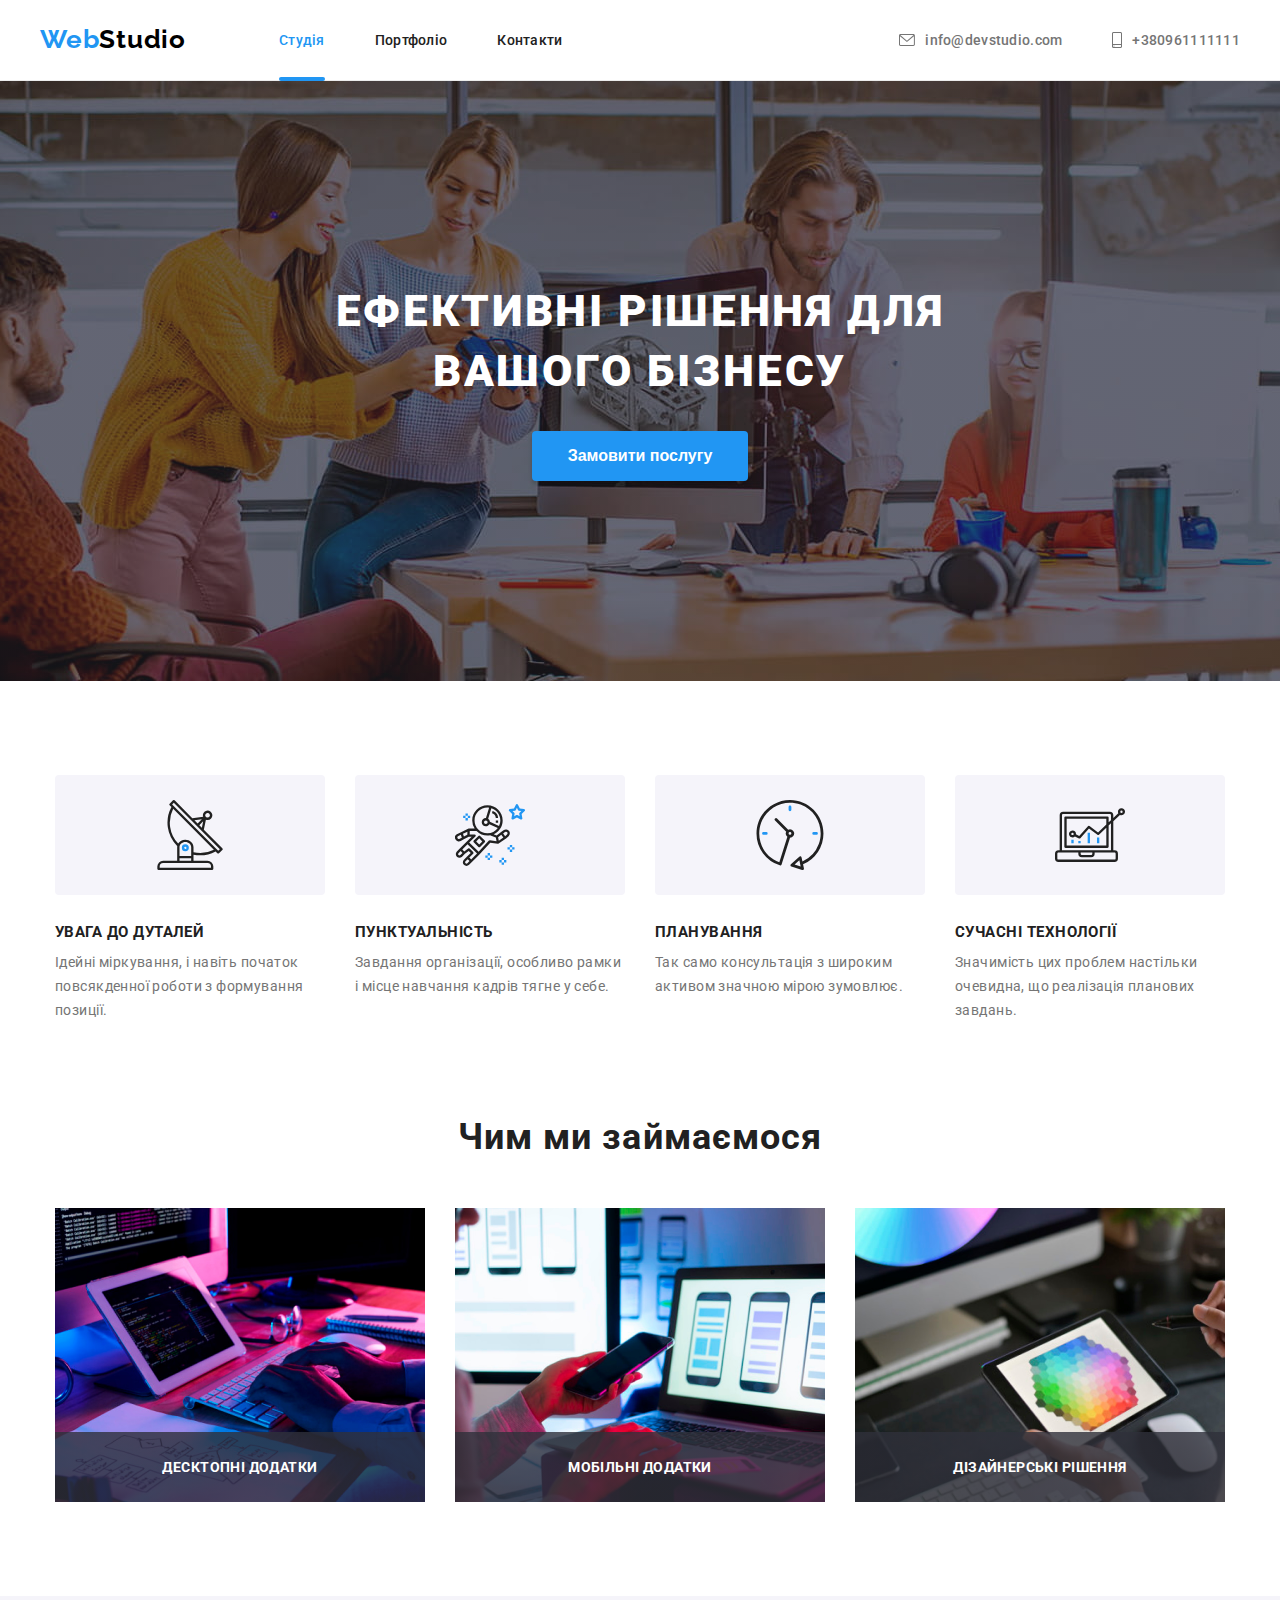
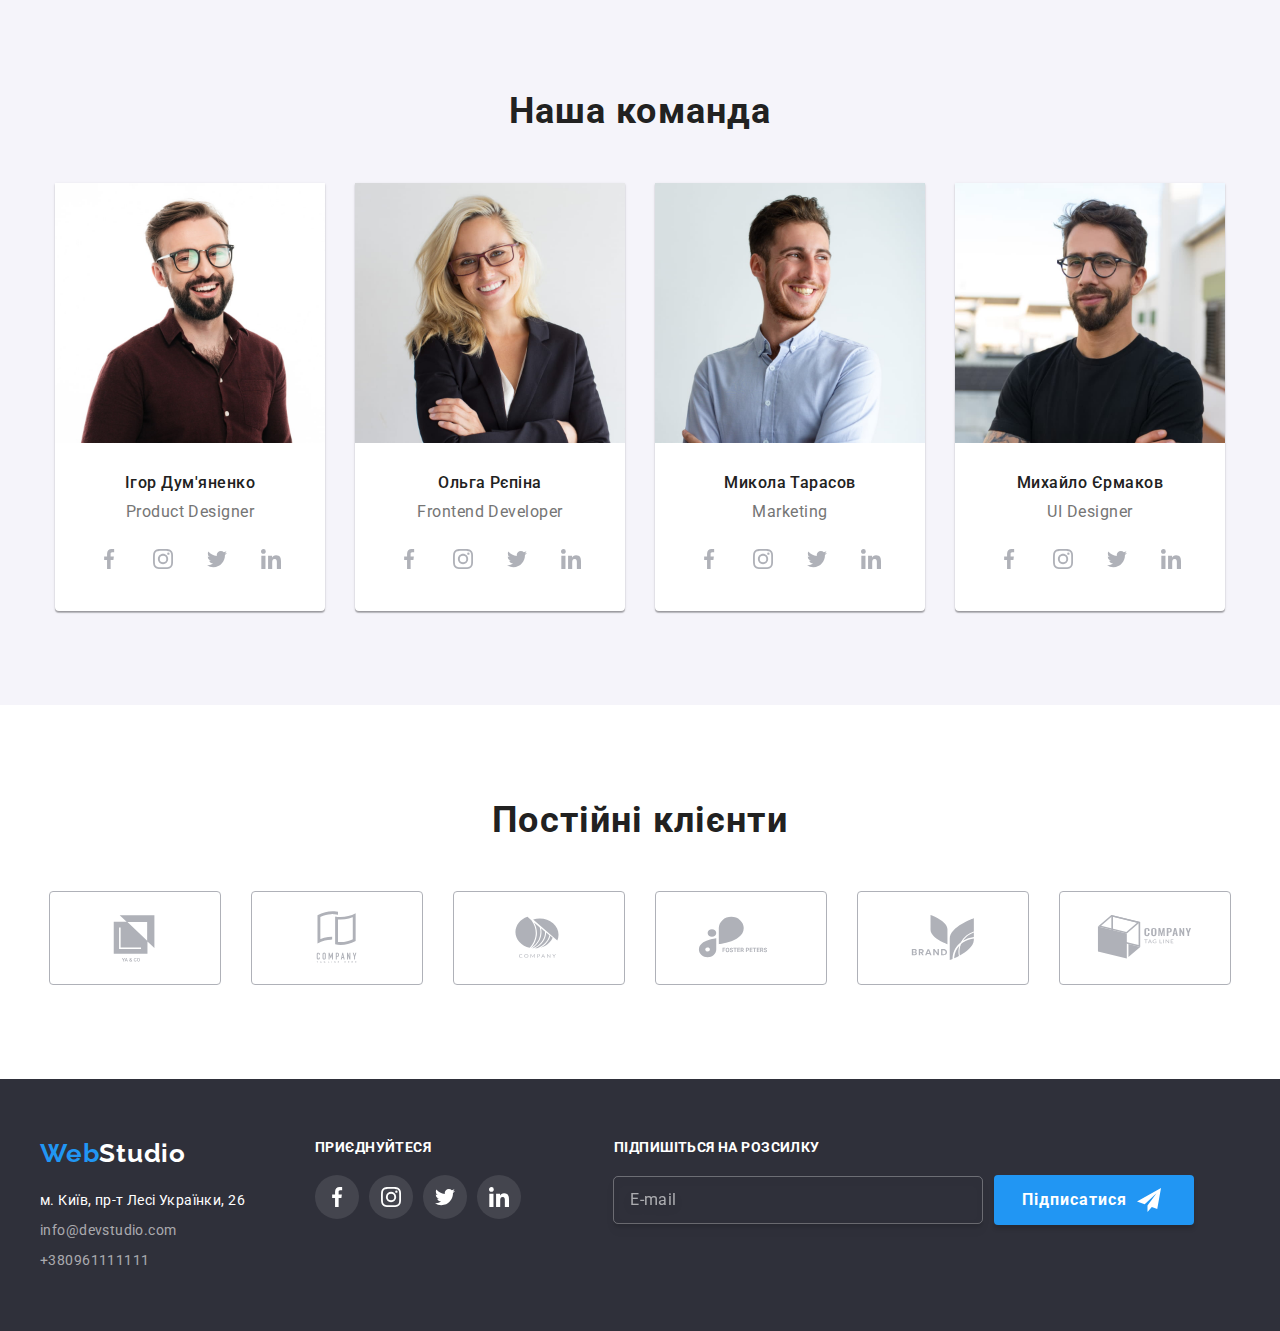
<file: index.html>
<!DOCTYPE html>
<html lang="uk">
    <head>
        <title>Web Studio</title>
        <link rel="stylesheet" href="./style/style.css">
        <link href="https://fonts.googleapis.com/css?family=Roboto:400,500,700,900&display=swap" rel="stylesheet">
        <link href="https://fonts.googleapis.com/css?family=Raleway:700&display=swap" rel="stylesheet">
        <meta charset="UTF-8">
    </head>
    <body>
        <header id="pageTop" class="navigation-bar">
            <div class="container navigation-container">
                <ul class="navigation">
                    <li><a href="./index.html" class="logo"><span class="color-blue">Web</span>Studio</a></li>
                    <li><a href="./index.html" class="nav-link current">Студія</a></li>
                    <li><a href="./portfolio.html" class="nav-link">Портфоліо</a></li>
                    <li><a href="#contacts" class="nav-link">Контакти</a></li>
                </ul>
                <ul class="adress-list-header">
                    <li><a href="mailto:info@devstudio.com" class="adress email">
                        <svg class="adress-icon" width="16" height="12">
                            <use href="./images/icons.svg#icon-envelope-1"></use>
                        </svg>
                        info@devstudio.com
                    </a></li>
                    <li><a href="tel:+380961111111" class="adress">
                        <svg class="adress-icon" width="10" height="16">
                            <use href="./images/icons.svg#icon-smartphone-1"></use>
                        </svg>
                        +380961111111
                    </a></li>
                </ul>
            </div>
        </header>

        <main>
            <section class="hero-section section">
                <div class="container hero-container">
                    <h1 class="hero-title">Ефективні рішення для<br> вашого бізнесу</h1>
                    <button class="make-order" type="button" data-modal-open="">Замовити послугу</button>
                </div>
            </section>

            <section class="section feature-section">
                <div class="container feature-list-container">
                    <h2 class="hiden">Заголовок h2</h2>
                    <ul class="feature-list">
                        <li class="feature">
                            <div class="icon-container">
                                <svg class="feture-list-icon" width="70px" height="70px">
                                    <use href="./images/icons.svg#icon-antenna-1"></use>
                                </svg>
                            </div>
                            <h3 class="feature-title">Увага до дуталей</h3>
                            <p class="feature-mean">
                                Ідейні міркування, і навіть початок повсякденної роботи з формування позиції.
                            </p>
                        </li>
    
                        <li class="feature">
                            <div class="icon-container">
                                <svg class="feture-list-icon" width="70px" height="70px">
                                    <use href="./images/icons.svg#icon-astronaut-1"></use>
                                </svg>
                            </div>
                            <h3 class="feature-title">Пунктуальність</h3>
                            <p class="feature-mean">
                                Завдання організації, особливо рамки і місце навчання кадрів тягне у себе.
                            </p>
                        </li>
    
                        <li class="feature">
                            <div class="icon-container">
                                <svg class="feture-list-icon" width="70px" height="70px">
                                    <use href="./images/icons.svg#icon-clock-1"></use>
                                </svg>
                            </div>
                            <h3 class="feature-title">Планування</h3>
                            <p class="feature-mean">
                                Так само консультація з широким активом значною мірою зумовлює.
                            </p>
                        </li>
    
                        <li class="feature">
                            <div class="icon-container">
                                <svg class="feture-list-icon" width="70px" height="70px">
                                    <use href="./images/icons.svg#icon-diagram-1"></use>
                                </svg>
                            </div>
                            <h3 class="feature-title">Сучасні технології</h3>
                            <p class="feature-mean">
                                Значимість цих проблем настільки очевидна, що реалізація планових завдань.
                            </p>
                        </li>
                    </ul>
                </div>
            </section>

            <section id="portfolio" class="portfolio section">
                <div class="container">
                    <h2 class="section-title">Чим ми займаємося</h2>
                    <ul class="portfolio-img">
                        <li><img src="./images/image1.jpg" alt="Робота за компьютером" width="370px" height="294px">
                            <div class="container-for-portfolio-text">
                                <span class="portfolio-text">
                                    Десктопні додатки
                                </span>
                            </div>
                        </li>
                        <li><img src="./images/image2.jpg" alt="Робота за компьютером та телефоном" width="370px" height="294px">
                            <div class="container-for-portfolio-text">
                                <span class="portfolio-text">
                                    Мобільні додатки
                                </span>
                            </div>
                        </li>
                        <li><img src="./images/image3.jpg" alt="Робота за планшетом" width="370px" height="294px">
                            <div class="container-for-portfolio-text">
                                <span class="portfolio-text">
                                    Дізайнерські рішення
                                </span>
                            </div>
                        </li>
                    </ul>
                </div>
            </section>

            <section id="team" class="team section">
                <div class="container">
                    <h2 class="section-title">Наша команда</h2>
                    <ul class="team-list">
                        <li class="part-of-team">                            
                            <img src="./images/igor.jpg" alt="Хлопець у окулярах" width="270px" height="260px">
                            <h3 class="team-member-name">Ігор Дум'яненко</h3>
                            <p class="team-member-post">Product Designer</p>
                            <ul class="team-soc-list">
                                <li class="team-soc-item">
                                    <a href="" class="team-soc-link">
                                        <svg class="team-soc-icon" width="44" height="44">
                                            <use href="./images/icons.svg#icon-facebook-1"></use>
                                        </svg>
                                    </a>
                                </li>
                                <li class="team-soc-item">
                                    <a href="" class="team-soc-link">
                                        <svg class="team-soc-icon" width="44" height="44">
                                            <use href="./images/icons.svg#icon-instagram-2"></use>
                                        </svg>
                                    </a>
                                </li>
                                <li class="team-soc-item">
                                    <a href="" class="team-soc-link">
                                        <svg class="team-soc-icon" width="44" height="44">
                                            <use href="./images/icons.svg#icon-twitter-1"></use>
                                        </svg>
                                    </a>
                                </li>
                                <li class="team-soc-item">
                                    <a href="" class="team-soc-link">
                                        <svg class="team-soc-icon" width="44" height="44">
                                            <use href="./images/icons.svg#icon-linkedin-1"></use>
                                        </svg>
                                    </a>
                                </li>
                            </ul>
                        </li>
                        
                        <li class="part-of-team">
                            <img src="./images/olga.jpg" alt="Дівчина в окулярах" width="270px" height="260px">
                            <h3 class="team-member-name">Ольга Рєпіна</h3>
                            <p class="team-member-post">Frontend Developer</p>
                            <ul class="team-soc-list">
                                <li class="team-soc-item">
                                    <a href="" class="team-soc-link">
                                        <svg class="team-soc-icon" width="44" height="44">
                                            <use href="./images/icons.svg#icon-facebook-1"></use>
                                        </svg>
                                    </a>
                                </li>
                                <li class="team-soc-item">
                                    <a href="" class="team-soc-link">
                                        <svg class="team-soc-icon" width="44" height="44">
                                            <use href="./images/icons.svg#icon-instagram-2"></use>
                                        </svg>
                                    </a>
                                </li>
                                <li class="team-soc-item">
                                    <a href="" class="team-soc-link">
                                        <svg class="team-soc-icon" width="44" height="44">
                                            <use href="./images/icons.svg#icon-twitter-1"></use>
                                        </svg>
                                    </a>
                                </li>
                                <li class="team-soc-item">
                                    <a href="" class="team-soc-link">
                                        <svg class="team-soc-icon" width="44" height="44">
                                            <use href="./images/icons.svg#icon-linkedin-1"></use>
                                        </svg>
                                    </a>
                                </li>
                            </ul>
                        </li>
    
                        <li class="part-of-team">
                            <img src="./images/mikola.jpg" alt="Усміхнений хлопець" width="270px" height="260px">
                            <h3 class="team-member-name">Микола Тарасов</h3>
                            <p class="team-member-post">Marketing</p>
                            <ul class="team-soc-list">
                                <li class="team-soc-item">
                                    <a href="" class="team-soc-link">
                                        <svg class="team-soc-icon" width="44" height="44">
                                            <use href="./images/icons.svg#icon-facebook-1"></use>
                                        </svg>
                                    </a>
                                </li>
                                <li class="team-soc-item">
                                    <a href="" class="team-soc-link">
                                        <svg class="team-soc-icon" width="44" height="44">
                                            <use href="./images/icons.svg#icon-instagram-2"></use>
                                        </svg>
                                    </a>
                                </li>
                                <li class="team-soc-item">
                                    <a href="" class="team-soc-link">
                                        <svg class="team-soc-icon" width="44" height="44">
                                            <use href="./images/icons.svg#icon-twitter-1"></use>
                                        </svg>
                                    </a>
                                </li>
                                <li class="team-soc-item">
                                    <a href="" class="team-soc-link">
                                        <svg class="team-soc-icon" width="44" height="44">
                                            <use href="./images/icons.svg#icon-linkedin-1"></use>
                                        </svg>
                                    </a>
                                </li>
                            </ul>
                        </li>
    
                        <li class="part-of-team">
                            <img src="./images/mihaylo.jpg" alt="Хлопець у окулярах та чорній футболці" width="270px" height="260px">
                            <h3 class="team-member-name">Михайло Єрмаков</h3>
                            <p class="team-member-post">UI Designer</p>
                            <ul class="team-soc-list">
                                <li class="team-soc-item">
                                    <a href="" class="team-soc-link">
                                        <svg class="team-soc-icon" width="44" height="44">
                                            <use href="./images/icons.svg#icon-facebook-1"></use>
                                        </svg>
                                    </a>
                                </li>
                                <li class="team-soc-item">
                                    <a href="" class="team-soc-link">
                                        <svg class="team-soc-icon" width="44" height="44">
                                            <use href="./images/icons.svg#icon-instagram-2"></use>
                                        </svg>
                                    </a>
                                </li>
                                <li class="team-soc-item">
                                    <a href="" class="team-soc-link">
                                        <svg class="team-soc-icon" width="44" height="44">
                                            <use href="./images/icons.svg#icon-twitter-1"></use>
                                        </svg>
                                    </a>
                                </li>
                                <li class="team-soc-item">
                                    <a href="" class="team-soc-link">
                                        <svg class="team-soc-icon" width="44" height="44">
                                            <use href="./images/icons.svg#icon-linkedin-1"></use>
                                        </svg>
                                    </a>
                                </li>
                            </ul>
                        </li>
                    </ul>
                </div>
            </section>

            <section class="regular-customer section">
                <div class="container">
                    <h2 class="section-title">Постійні клієнти</h2>
                    <ul class="regular-customer-list">
                        <li class="regular-customer-item">
                            <a href="" class="regular-customer-link">
                            <svg class="regular-customer-icon">
                                <use href="./images/icons.svg#icon-client-1"></use>
                            </svg></a>
                        </li>
                        <li class="regular-customer-item">
                            <a href="" class="regular-customer-link">
                                <svg class="regular-customer-icon">
                                    <use href="./images/icons.svg#icon-client-2"></use>
                                </svg></a>
                        </li>
                        <li class="regular-customer-item">
                            <a href="" class="regular-customer-link">
                                <svg class="regular-customer-icon">
                                    <use href="./images/icons.svg#icon-client-3"></use>
                                </svg></a>
                        </li>
                        <li class="regular-customer-item">
                            <a href="" class="regular-customer-link">
                                <svg class="regular-customer-icon">
                                    <use href="./images/icons.svg#icon-client-4"></use>
                                </svg></a>
                        </li>
                        <li class="regular-customer-item">
                            <a href="" class="regular-customer-link">
                                <svg class="regular-customer-icon">
                                    <use href="./images/icons.svg#icon-client-5"></use>
                                </svg></a>
                        </li>
                        <li class="regular-customer-item">
                            <a href="" class="regular-customer-link">
                                <svg class="regular-customer-icon">
                                    <use href="./images/icons.svg#icon-client-6"></use>
                                </svg></a>
                        </li>
                    </ul>
                </div>
            </section>

        </main>

        <footer id="contacts" class="contacts">
            <div class="container contacts-container">
                <address>
                    <ul class="adress-list">
                        <li class="footer"><a href="./index.html" class="logo footer"><span class="color-blue">Web</span>Studio</a></li>
                        <li class="address-footer"><a href="https://goo.gl/maps/CPtrU1FHBa2aNyZL9" target="_blank" rel="noopener noreferrer nofollow" class="map-adress">м. Київ, пр-т Лесі Українки, 26</a></li>
                        <li class="address-footer"><a href="mailto:info@devstudio.com" class="email-tel">info@devstudio.com</a></li>
                        <li class="address-footer"><a href="tel:+380961111111" class="email-tel">+380961111111</a></li>
                    </ul>
                </address>
                <div class="footer-soc-container">
                    <h3 class="footer-soc-text">Приєднуйтеся</h3>
                    <ul class="team-soc-list footer-soc-list">
                        <li class="team-soc-item footer-soc-item">
                            <a href="" class="team-soc-link">
                                <svg class="team-soc-icon footer-soc-icon" width="44" height="44">
                                    <use href="./images/icons.svg#icon-facebook-1"></use>
                                </svg>
                            </a>
                        </li>
                        <li class="team-soc-item footer-soc-item">
                            <a href="" class="team-soc-link">
                                <svg class="team-soc-icon footer-soc-icon" width="44" height="44">
                                    <use href="./images/icons.svg#icon-instagram-2"></use>
                                </svg>
                            </a>
                        </li>
                        <li class="team-soc-item footer-soc-item">
                            <a href="" class="team-soc-link">
                                <svg class="team-soc-icon footer-soc-icon" width="44" height="44">
                                    <use href="./images/icons.svg#icon-twitter-1"></use>
                                </svg>
                            </a>
                        </li>
                        <li class="team-soc-item footer-soc-item">
                            <a href="" class="team-soc-link">
                                <svg class="team-soc-icon footer-soc-icon" width="44" height="44">
                                    <use href="./images/icons.svg#icon-linkedin-1"></use>
                                </svg>
                            </a>
                        </li>
                    </ul>
                </div>
                <div class="email-for-newsletter">
                    <h3 class="footer-soc-text">Підпишіться на розсилку</h3>
                    <div class="follow-section-wrap">
                        <input type="text" name="email-for-newsletter" class="follow-input-email" placeholder="E-mail">
                        <button type="button" class="follow-button">Підписатися
                            <svg class="follow-button-ico" width="24" height="24">
                                <use href="./images/icons.svg#icon-icon-send"></use>
                            </svg>
                        </button>
                    </div>
                </div>
            </div>
        </footer>

        <div class="backdrop is-hidden" data-modal="">
            <div class="modal">
                <button type="button" class="modal-close" data-modal-close="">
                    <svg class="modal-close-svg">
                        <use href="./images/icons.svg#icon-Vector"></use>
                    </svg>
            </button>

            <form class="modal-form">    
                    <h2 class="submit-form-title">Заліште свої дані, ми вам передзвонимо</h2>
    
                    <div class="input-wrap">
                        <label for="name" class="text-input-lable">Ім'я</label>
                        <div class="icon-wrap">
                            <input type="text" id="name" class="text-input" name="user-name">
                            <svg class="input-icon">
                                <use href="./images/icons.svg#icon-person-black-1"></use>
                            </svg>
                        </div>
                    </div>
                
                    <div class="input-wrap">
                        <label for="phonenumber" class="text-input-lable">Телефон</label>
                        <div class="icon-wrap">
                            <input type="tel" id="phonenumber" class="text-input" name="user-phonenumber">
                            <svg class="input-icon">
                                <use href="./images/icons.svg#icon-phone-black-1"></use>
                            </svg>
                        </div>
                    </div>
                
                    <div class="input-wrap">
                        <label for="email" class="text-input-lable">Пошта</label>
                        <div class="icon-wrap">
                            <input type="email" id="email" class="text-input" name="user-email">
                            <svg class="input-icon">
                                <use href="./images/icons.svg#icon-email-black-1"></use>
                            </svg>
                        </div>
                    </div>
                
                    <div class="input-wrap">
                        <label for="comment" class="text-input-lable">Коментар</label>
                        <textarea id="comment" class="comment-input text-input" name="user-comment" placeholder="Введіть текс"></textarea>
                    </div>
    
                    <div class="checkbox-wrap">
                        <input type="checkbox" id="agree-with-conditions" class="agree-with-conditions visually-hidden">
                        <label for="agree-with-conditions" class="agree-with-conditions-lable">Погоджуюся з розсилкою та приймаю <a class="conditions-link">Умови договору</a></label>
                    </div>
    
                    <button type="submit" class="make-order submit">Відправити</button>
            </form>

            </div>
        </div>

        <script src="./js/modal.js"></script>
    </body>
</html>
</file>
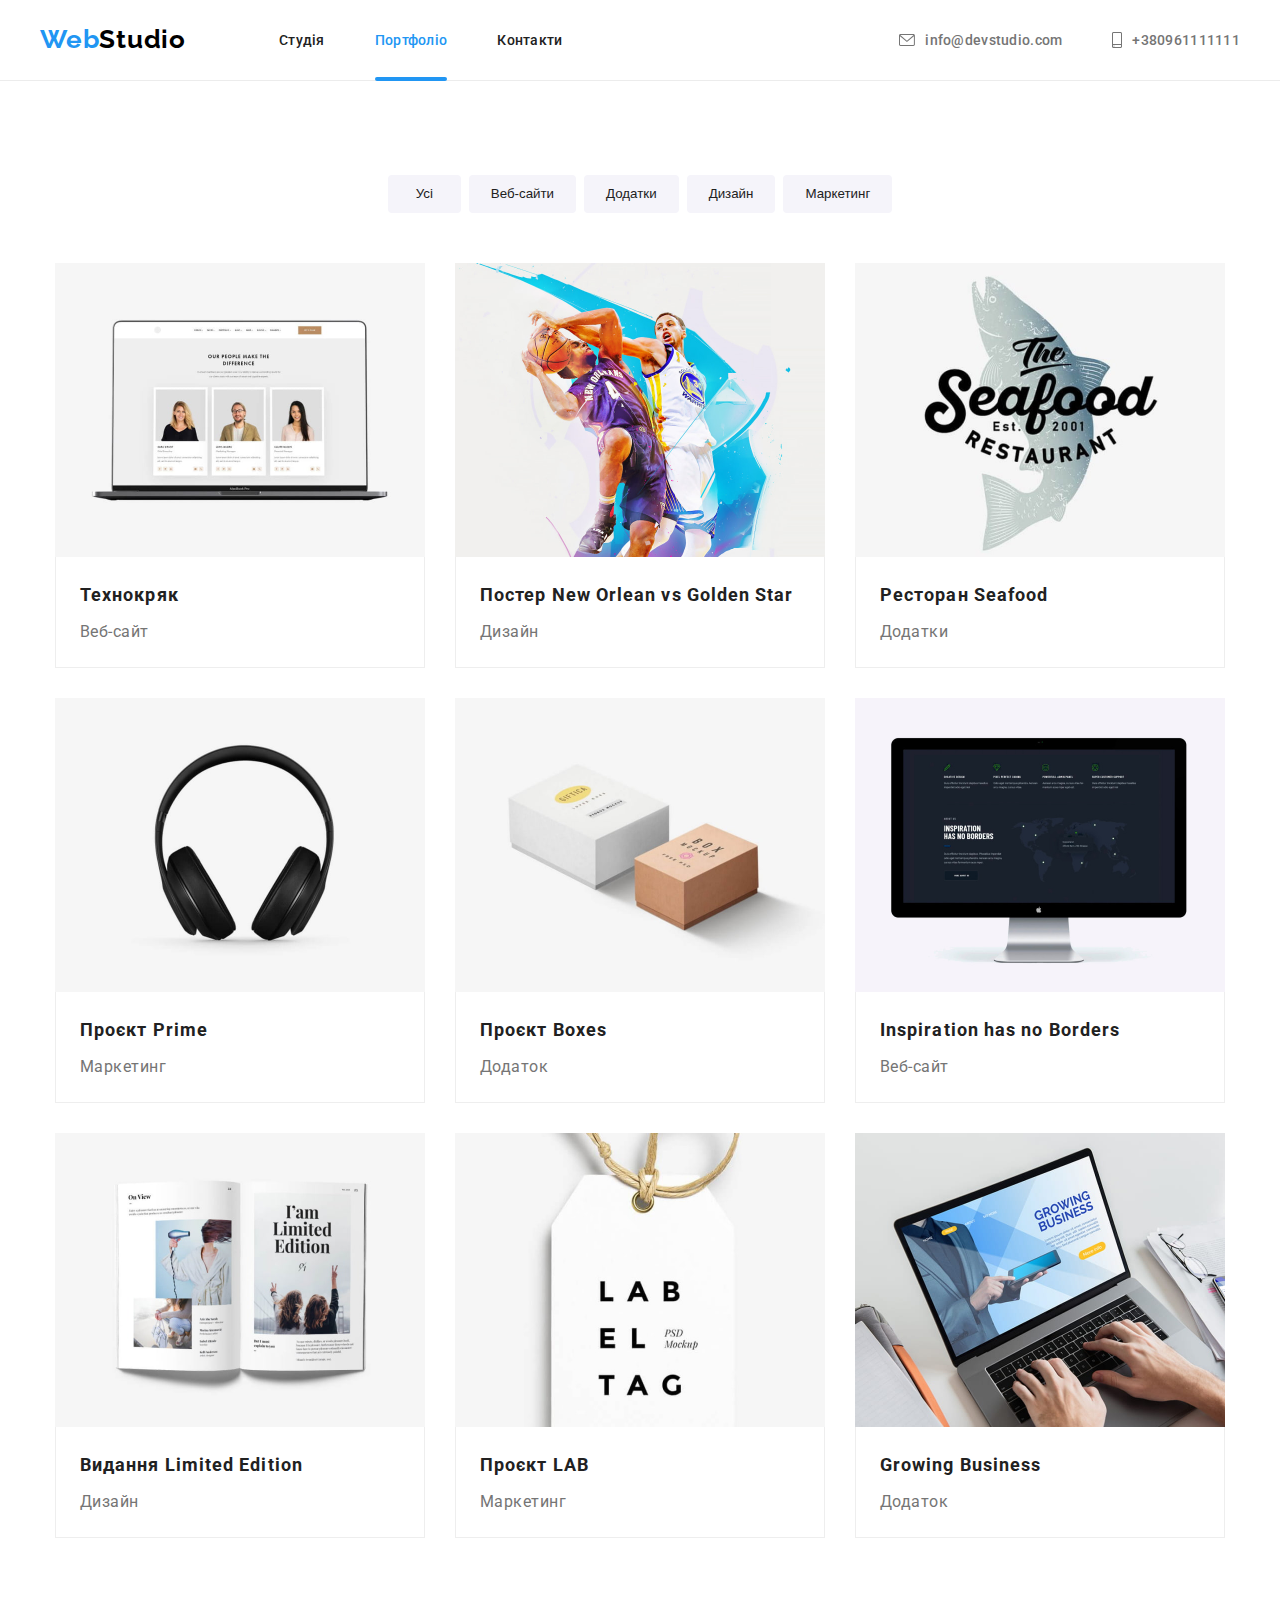
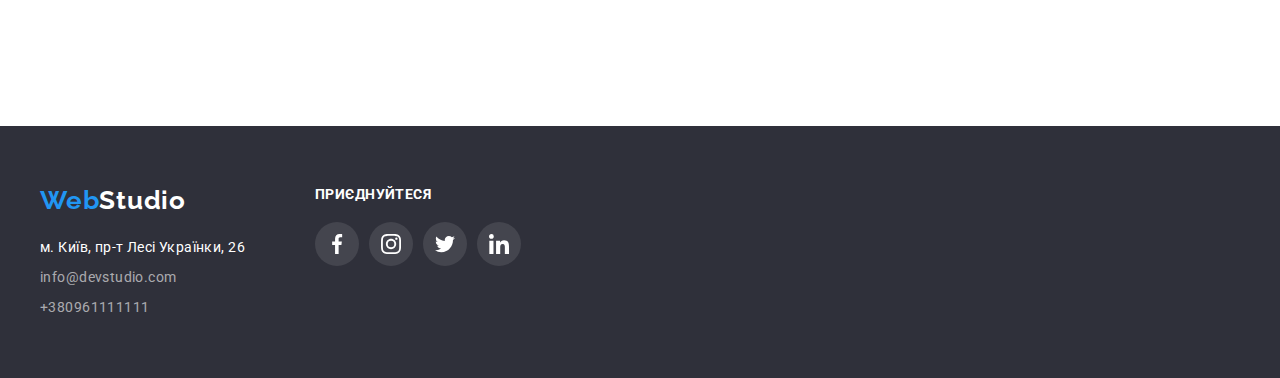
<file: portfolio.html>
<!DOCTYPE html>
<html lang="uk">
    <head>
        <meta charset="UTF-8">
        <title>Portfolio WebStudio</title>
        <link rel="stylesheet" href="./style/style.css">
        <link href="https://fonts.googleapis.com/css?family=Roboto:400,500,700,900&display=swap" rel="stylesheet">
        <link href="https://fonts.googleapis.com/css?family=Raleway:700&display=swap" rel="stylesheet">
    </head>

    <body>
        <header id="pageTop" class="navigation-bar">
            <div class="container navigation-container">
                <ul class="navigation">
                    <li><a href="./index.html" class="logo"><span class="color-blue">Web</span>Studio</a></li>
                    <li><a href="./index.html" class="nav-link">Студія</a></li>
                    <li><a href="./portfolio.html" class="nav-link current">Портфоліо</a></li>
                    <li><a href="#contacts" class="nav-link">Контакти</a></li>
                </ul>
                <ul class="adress-list-header">
                    <li><a href="mailto:info@devstudio.com" class="adress email">
                            <svg class="adress-icon" width="16" height="12">
                                <use href="./images/icons.svg#icon-envelope-1"></use>
                            </svg>
                            info@devstudio.com
                        </a></li>
                    <li><a href="tel:+380961111111" class="adress">
                            <svg class="adress-icon" width="10" height="16">
                                <use href="./images/icons.svg#icon-smartphone-1"></use>
                            </svg>
                            +380961111111
                        </a></li>
                </ul>
            </div>
        </header>

        <main>
            <section class="section">
                <div class="container">
                    <h1 class="hiden"></h1>
                    <ul class="button-list">
                        <li><button type="button" class="nav-button">Усі</button></li>
                        <li><button type="button" class="nav-button">Веб-сайти</button></li>
                        <li><button type="button" class="nav-button">Додатки</button></li>
                        <li><button type="button" class="nav-button">Дизайн</button></li>
                        <li><button type="button" class="nav-button">Маркетинг</button></li>
                    </ul>
        
                    <ul class="portfolio-list-of-projects">
                        <li>
                            <a class="portfolio-project-item">
                                <div class="portfolio-project-item-wrap">
                                    <img src="./images/tehnocrack.jpg" alt="Компьютер із сайтом на екрані" width="370px" height="294px">
                                    <div class="portfolio-item-slide-text-wrap">
                                        <p class="portfolio-item-slide-text">
                                            Ресурс пропонує комплексні пропозиції з різним рівнем функціоналу та сервісів. Все це дозволить відвідувачу отримати вичерпні відомості про компанію чи приватну особу.
                                        </p>
                                    </div>
                                </div>
                                <div class="border-for-link">
                                    <h2 class="project-name">Технокряк</h2>
                                    <p class="project-category">Веб-сайт</p>
                                </div>
                            </a>
                        </li>
        
                        <li>
                            <a class="portfolio-project-item">
                                <div class="portfolio-project-item-wrap">
                                    <img src="./images/poster_new_orlean.jpg" alt="Два баскетболісти у прижку" width="370px" height="294px">
                                    <div class="portfolio-item-slide-text-wrap">
                                        <p class="portfolio-item-slide-text">
                                            Ресурс пропонує комплексні пропозиції з різним рівнем функціоналу та сервісів. Все це дозволить відвідувачу
                                            отримати вичерпні відомості про компанію чи приватну особу.
                                        </p>
                                    </div>
                                </div>
                                <div class="border-for-link">
                                    <h2 class="project-name">Постер New Orlean vs Golden Star</h2>
                                    <p class="project-category">Дизайн</p>
                                </div>
                            </a>
                        </li>
        
                        <li>
                            <a class="portfolio-project-item">
                                <div class="portfolio-project-item-wrap">
                                    <img src="./images/restoran_seafood.jpg" alt="Назва ресторану Seafood на фоні риби" width="370px" height="294px">
                                    <div class="portfolio-item-slide-text-wrap">
                                        <p class="portfolio-item-slide-text">
                                            Ресурс пропонує комплексні пропозиції з різним рівнем функціоналу та сервісів. Все це дозволить відвідувачу
                                            отримати вичерпні відомості про компанію чи приватну особу.
                                        </p>
                                    </div>
                                </div>
                                <div class="border-for-link">
                                    <h2 class="project-name">Ресторан Seafood</h2>
                                    <p class="project-category">Додатки</p>
                                </div>
                            </a>
                        </li>
        
                        <li>
                            <a class="portfolio-project-item">
                                <div class="portfolio-project-item-wrap">
                                    <img src="./images/project_prime.jpg" alt="Навушники" width="370px" height="294px">
                                    <div class="portfolio-item-slide-text-wrap">
                                        <p class="portfolio-item-slide-text">
                                            Ресурс пропонує комплексні пропозиції з різним рівнем функціоналу та сервісів. Все це дозволить відвідувачу
                                            отримати вичерпні відомості про компанію чи приватну особу.
                                        </p>
                                    </div>
                                </div>
                                <div class="border-for-link">
                                    <h2 class="project-name">Проєкт Prime</h2>
                                    <p class="project-category">Маркетинг</p>
                                </div>
                            </a>
                        </li>
        
                        <li>
                            <a class="portfolio-project-item">
                                <div class="portfolio-project-item-wrap">
                                    <img src="./images/project_boxes.jpg" alt="Коробки" width="370px" height="294px">
                                    <div class="portfolio-item-slide-text-wrap">
                                        <p class="portfolio-item-slide-text">
                                            Ресурс пропонує комплексні пропозиції з різним рівнем функціоналу та сервісів. Все це дозволить відвідувачу
                                            отримати вичерпні відомості про компанію чи приватну особу.
                                        </p>
                                    </div>
                                </div>
                                <div class="border-for-link">
                                    <h2 class="project-name">Проєкт Boxes</h2>
                                    <p class="project-category">Додаток</p>
                                </div>
                            </a>
                        </li>
        
                        <li>
                            <a class="portfolio-project-item">
                                <div class="portfolio-project-item-wrap">
                                    <img src="./images/inspiration_has_no_borders.jpg" alt="Компьютер із сайтом на екрані" width="370px" height="294px">
                                    <div class="portfolio-item-slide-text-wrap">
                                        <p class="portfolio-item-slide-text">
                                            Ресурс пропонує комплексні пропозиції з різним рівнем функціоналу та сервісів. Все це дозволить відвідувачу
                                            отримати вичерпні відомості про компанію чи приватну особу.
                                        </p>
                                    </div>
                                </div>
                                <div class="border-for-link">
                                    <h2 class="project-name">Inspiration has no Borders</h2>
                                    <p class="project-category">Веб-сайт</p>
                                </div>
                            </a>
                        </li>
        
                        <li>
                            <a class="portfolio-project-item">
                                <div class="portfolio-project-item-wrap">
                                    <img src="./images/limited_edition.jpg" alt="Журнал Limited Edition" width="370px" height="294px">
                                    <div class="portfolio-item-slide-text-wrap">
                                        <p class="portfolio-item-slide-text">
                                            Ресурс пропонує комплексні пропозиції з різним рівнем функціоналу та сервісів. Все це дозволить відвідувачу
                                            отримати вичерпні відомості про компанію чи приватну особу.
                                        </p>
                                    </div>
                                </div>
                                <div class="border-for-link">
                                    <h2 class="project-name">Видання Limited Edition</h2>
                                    <p class="project-category">Дизайн</p>
                                </div>
                            </a>
                        </li>
        
                        <li>
                            <a class="portfolio-project-item">
                                <div class="portfolio-project-item-wrap">
                                    <img src="./images/project_lab.jpg" alt="Бірка із написом LAB EL TAG" width="370px" height="294px">
                                    <div class="portfolio-item-slide-text-wrap">
                                        <p class="portfolio-item-slide-text">
                                            Ресурс пропонує комплексні пропозиції з різним рівнем функціоналу та сервісів. Все це дозволить відвідувачу
                                            отримати вичерпні відомості про компанію чи приватну особу.
                                        </p>
                                    </div>
                                </div>
                                <div class="border-for-link">
                                    <h2 class="project-name">Проєкт LAB</h2>
                                    <p class="project-category">Маркетинг</p>
                                </div>
                            </a>
                        </li>
        
                        <li>
                            <a class="portfolio-project-item">
                                <div class="portfolio-project-item-wrap">
                                    <img src="./images/growing_bisness.jpg" alt="Ноутбук за яким працюють" width="370px" height="294px">
                                    <div class="portfolio-item-slide-text-wrap">
                                        <p class="portfolio-item-slide-text">
                                            Ресурс пропонує комплексні пропозиції з різним рівнем функціоналу та сервісів. Все це дозволить відвідувачу
                                            отримати вичерпні відомості про компанію чи приватну особу.
                                        </p>
                                    </div>
                                </div>
                                <div class="border-for-link">
                                    <h2 class="project-name">Growing Business</h2>
                                    <p class="project-category">Додаток</p>
                                </div>
                            </a>
                        </li>
                    </ul>
                </div>
            </section>
        </main>



        <footer id="contacts" class="contacts">
            <div class="container contacts-container">
                <address>
                    <ul class="adress-list">
                        <li class="footer"><a href="./index.html" class="logo footer"><span
                                    class="color-blue">Web</span>Studio</a></li>
                        <li class="address-footer"><a href="https://goo.gl/maps/CPtrU1FHBa2aNyZL9" target="_blank"
                                rel="noopener noreferrer nofollow" class="map-adress">м. Київ, пр-т Лесі Українки, 26</a></li>
                        <li class="address-footer"><a href="mailto:info@devstudio.com" class="email-tel">info@devstudio.com</a>
                        </li>
                        <li class="address-footer"><a href="tel:+380961111111" class="email-tel">+380961111111</a></li>
                    </ul>
                </address>
                <div class="footer-soc-container">
                    <h2 class="footer-soc-text">Приєднуйтеся</h2>
                    <ul class="team-soc-list footer-soc-list">
                        <li class="team-soc-item footer-soc-item">
                            <a href="" class="team-soc-link">
                                <svg class="team-soc-icon footer-soc-icon" width="44" height="44">
                                    <use href="./images/icons.svg#icon-facebook-1"></use>
                                </svg>
                            </a>
                        </li>
                        <li class="team-soc-item footer-soc-item">
                            <a href="" class="team-soc-link">
                                <svg class="team-soc-icon footer-soc-icon" width="44" height="44">
                                    <use href="./images/icons.svg#icon-instagram-2"></use>
                                </svg>
                            </a>
                        </li>
                        <li class="team-soc-item footer-soc-item">
                            <a href="" class="team-soc-link">
                                <svg class="team-soc-icon footer-soc-icon" width="44" height="44">
                                    <use href="./images/icons.svg#icon-twitter-1"></use>
                                </svg>
                            </a>
                        </li>
                        <li class="team-soc-item footer-soc-item">
                            <a href="" class="team-soc-link">
                                <svg class="team-soc-icon footer-soc-icon" width="44" height="44">
                                    <use href="./images/icons.svg#icon-linkedin-1"></use>
                                </svg>
                            </a>
                        </li>
                    </ul>
                </div>
            </div>
        </footer>

    </body>
</html>
</file>
<file: style/style.css>
p,
h1,
h2,
h3,
h4,
h5,
h6 {
    margin: 0;
}

img{
    vertical-align: top;
}

ul,
ol {
    margin: 0;
    padding-left: 0;
}

button {
    cursor: pointer;
}

address {
    font-style: normal;
}

ul {
    list-style-type: none;
}

a {
    text-decoration: none;
}

a:visited {
    color: rgba(33, 33, 33, 1);
}

a {
    color: rgba(33, 33, 33, 1);
    transition: color 250ms cubic-bezier(0.4, 0, 0.2, 1);
}

a:hover {
    color: rgba(33, 150, 243, 1);
}

a:focus {
    color: rgba(33, 150, 243, 1);
}

button:hover {
    cursor: pointer;
}

body {
    font-family: 'Roboto', 'Raleway', sans-serif;
    background-color: #FFFFFF;
    color: #212121;
    font-size: 14px;
    margin: 0
}

.visually-hidden{
    position: absolute;
    width: 1px;
    height: 1px;
    margin: -1px;
    border: 0;
    padding: 0;
    white-space: nowrap;
    clip-path: inset(100%);
    clip: rect(0 0 0 0);
    overflow: hidden;
}

.icon-container {
    width: 270px;
    height: 120px;
    display: flex;
    justify-content: center;
    align-items: center;
    background-color: rgba(245, 244, 250, 1);
    border-radius: 4px;
    margin-bottom: 30px;
}

.section {
    padding-top: 94px;
    padding-bottom: 94px;
}

.container {
    width: 1200px;
    padding-right: 15px;
    padding-left: 15px;
    margin: 0 auto;
}

.hiden {
    display: none;
}

.section-title {
    font-weight: 700;
    font-size: 36px;
    line-height: 1.17;
    text-align: center;
    letter-spacing: 0.03em;
    color: rgba(33, 33, 33, 1);
    margin-bottom: 50px;
}

.navigation{
    display: flex;
    justify-content: space-around;
    align-items: center;
    gap: 50px;
    padding-top: 25px;
    padding-bottom: 25px;
}

.navigation-bar {
    background: rgba(255, 255, 255, 1);
    border-bottom: 1px solid rgba(236, 236, 236, 1);
}

.navigation-container {
    display: flex;
    flex-direction: row;
    justify-content: space-around;
    align-items: center;
}

.nav-link {
    display: block;
    font-weight: 500;
    line-height: 1.15;
    letter-spacing: 0.02em;
    transition: color 250ms cubic-bezier(0.4, 0, 0.2, 1);
}

.adress-icon {
    fill: rgba(117, 117, 117, 1);
    margin-right: 10px;
}

.adress {
    color: rgba(117, 117, 117, 1);
    font-weight: 500;
    line-height: 1.15;
    letter-spacing: 0.02em;
    display: flex;
    align-content: center;
    justify-content: center;
    align-items: center;
    margin-left: auto;
    transition: color 250ms cubic-bezier(0.4, 0, 0.2, 1), fill 250ms cubic-bezier(0.4, 0, 0.2, 1);
}

.adress-list-header {
    display: flex;
    align-content: center;
    justify-content: center;
    align-items: center;
    margin-left: auto;
    padding-top: 25px;
    padding-bottom: 25px;
}

.adress:hover {
    color: rgba(33, 150, 243, 1);
}

.adress:hover .adress-icon {
    fill: rgba(33, 150, 243, 1);
}

.email {
    margin-right: 50px;
}

.logo {
    margin-right: 43px;
    font-family: 'Raleway';
    font-weight: 700;
    font-size: 26px;
    line-height: 1.15;
    letter-spacing: 0.03em;
    color: rgba(0, 0, 0, 1);
}

.color-blue {
    color: rgba(33, 150, 243, 1);
}




.hero-section {
    padding-top: 200px;
    padding-bottom: 200px;
    background: rgba(47, 48, 58, 1);
    color: rgba(255, 255, 255, 1);
    background-image: linear-gradient(rgba(47, 48, 58, 0.4), rgba(47, 48, 58, 0.4)), url(../images/hero_background_img.jpg);
    background-position: center;
    background-repeat: no-repeat;
    background-size: 1600px;
}

.hero-container {
    display: flex;
    align-items: center;
    flex-wrap: wrap;
    align-content: center;
    justify-content: center;
    flex-direction: column;
}

.hero-title {
    font-weight: 900;
    font-size: 44px;
    line-height: 1.365;
    text-align: center;
    letter-spacing: 0.06em;
    text-transform: uppercase;
}

.make-order {
    width: 216px;
    height: 50px;
    background: rgba(33, 150, 243, 1);
    box-shadow: 0px 4px 4px rgba(0, 0, 0, 0.15);
    font-weight: 700;
    border-radius: 4px;
    border: 0px;
    margin: 30px auto 0;
    color: rgba(255, 255, 255, 1);
    font-size: 16px;
}



.feature-list {
    margin: 0 auto;
    width: fit-content;
    display: flex;
    align-content: center;
    flex-direction: row;
    align-items: flex-start;
    justify-content: center;
    gap: 30px;
}

.feature-section{
    padding-bottom: 0;
}

.feature-list-container {}

.feture-list-icon {
    fill: rgba(33, 33, 33, 1);
}

.feature {
    width: 270px;
}

.feature-mean {
    line-height: 1.72;
    letter-spacing: 0.03em;
    color: rgba(117, 117, 117, 1);
}

.feature-title {
    font-size: 1.1em;
    line-height: 0.98;
    letter-spacing: 0.03em;
    text-transform: uppercase;
    color: rgba(33, 33, 33, 1);
    margin-bottom: 10px;
}




.portfolio-img {
    display: flex;
    flex-direction: row;
    align-content: center;
    justify-content: center;
    align-items: center;
    gap: 30px;
}

.portfolio-img>li{
    height: 294px;
}

.portfolio {
    padding-bottom: 94px;
    margin-left: calc(50% - 50vw);
    width: 100vw;
    padding-top: 94px;
}



.container-for-portfolio-text{
    width: 370px;
    height: 70px;
    display: flex;
    align-items: center;
    justify-content: center;
    position: relative;
    bottom: 70px;
    background: linear-gradient(rgba(47, 48, 58, 0.8),rgba(47, 48, 58, 0.8));
}

.portfolio-text{
    color: rgba(255, 255, 255, 1);
    font-family: 'Roboto';
    font-style: normal;
    font-weight: 700;
    line-height: 1.15em;
    text-align: center;
    letter-spacing: 0.03em;
    text-transform: uppercase;
}

.portfolio>h2 {
    margin-bottom: 50px;
}




.team {
    margin-left: calc(50% - 50vw);
    width: 100vw;
    background: rgba(245, 244, 250, 1);
}

.team>h2 {
    margin-bottom: 50px;
}

.team-list {
    display: flex;
    gap: 30px;
    width: fit-content;
    margin: 0 auto;
}

.part-of-team {
    background: #FFFFFF;
    width: 270px;
    height: 428px;
    box-shadow: 0px 1px 3px rgba(0, 0, 0, 0.12), 0px 1px 1px rgba(0, 0, 0, 0.14), 0px 2px 1px rgba(0, 0, 0, 0.2);
    border-radius: 0px 0px 4px 4px;
    padding: 0;
}

.team-soc-item {
    width: 44px;
    height: 44px;
    display: flex;
    justify-content: center;
    align-items: center;
}

.team-soc-link {
    width: 44px;
    height: 44px;
    display: flex;
    justify-content: center;
    align-items: center;
    border-radius: 50%;
    transition: background 250ms cubic-bezier(0.4, 0, 0.2, 1), fill 250ms cubic-bezier(0.4, 0, 0.2, 1);;
}

.team-soc-list {
    width: 206px;
    display: flex;
    justify-content: center;
    gap: 10px;
    margin-left: 32px;
}

.team-soc-icon {
    width: 20px;
    height: 20px;
    fill: rgba(175, 177, 184, 1);
}

.team-soc-link:hover {
    background-color: rgba(33, 150, 243, 1);
}

.team-soc-link:hover .team-soc-icon {
    fill: rgba(255, 255, 255, 1);
}

.team-soc-link:focus {
    background-color: rgba(33, 150, 243, 1);
}

.team-soc-link:focus .team-soc-icon {
    fill: rgba(255, 255, 255, 1);
}

.team-member-name {
    margin: 30px auto 10px;
    font-weight: 500;
    font-size: 16px;
    line-height: 1.2;
    text-align: center;
    letter-spacing: 0.03em;
    color: rgba(33, 33, 33, 1);
}

.team-member-post {
    margin: 10px auto 16px;

    font-size: 16px;
    line-height: 1.2;
    text-align: center;
    letter-spacing: 0.03em;
    color: rgba(117, 117, 117, 1);
}


.regular-customer-list {
    display: flex;
    justify-content: center;
    align-items: center;
    gap: 30px;
}

.regular-customer-link {
    width: 170px;
    height: 92px;
    border: 1px solid rgba(175, 177, 184, 1);
    border-radius: 4px;
    display: flex;
    justify-content: center;
    align-items: center;
    transition: fill 250ms cubic-bezier(0.4, 0, 0.2, 1), border 250ms cubic-bezier(0.4, 0, 0.2, 1);
}

.regular-customer-icon {
    width: 106px;
    height: 60px;
    fill: rgba(175, 177, 184, 1);
}

.regular-customer-link:hover {
    border: 1px solid rgba(33, 150, 243, 1);
}

.regular-customer-link:hover .regular-customer-icon {
    fill: rgba(33, 150, 243, 1);
}

.regular-customer-link:focus {
    border: 1px solid rgba(33, 150, 243, 1);
}

.regular-customer-link:focus .regular-customer-icon {
    fill: rgba(33, 150, 243, 1);
}



.contacts {
    margin-left: calc(50% - 50vw);
    width: 100vw;
    background: rgba(47, 48, 58, 1);
    height: 192px;
    padding-top: 60px;
    margin-bottom: -5px;
}

.contacts-container {
    display: flex;
    align-items: flex-start;
}

.footer {
    height: 31px;
    margin-bottom: 20px;
}

.footer-soc-text {
    font-family: 'Roboto';
    font-style: normal;
    font-weight: 700;
    font-size: 14px;
    line-height: 16px;
    letter-spacing: 0.03em;
    text-transform: uppercase;
    color: #FFFFFF;
}

.email-for-newsletter{
    margin-left: 93px;
}

.footer-soc-item {
    background-color: rgba(255, 255, 255, 0.1);
    border-radius: 50%;
}

.footer-soc-icon {
    fill: rgba(255, 255, 255, 1);
}

.footer-soc-list {
    margin-top: 20px;
    margin-left: 0;
}

.footer-soc-container {
    margin-left: 70px;
}

.logo.footer {
    color: rgba(255, 255, 255, 1);
}

.address-footer {
    margin-bottom: 9px;
    line-height: 1.5;
    letter-spacing: 0.03em;
    font-style: normal;
}

.email-tel {
    color: rgba(255, 255, 255, 0.6);
    transition: color 250ms cubic-bezier(0.4, 0, 0.2, 1);
}

.map-adress {
    color: rgba(255, 255, 255, 1);
    transition: color 250ms cubic-bezier(0.4, 0, 0.2, 1);;
}

.map-adress:hover {
    color: rgba(255, 255, 255, 1);
}

.follow-section-wrap{
    display: flex;
    align-items: center;
    text-align: center;
    gap: 12px;
    margin-top: 20px;
}

.follow-input-email{
    width: 350px;
    height: 44px;
    background: transparent;
    padding-left: 16px;
    font-family: 'Roboto';
    font-style: normal;
    font-weight: 400;
    font-size: 16px;
    line-height: 1.3;
    display: flex;
    align-items: center;
    letter-spacing: 0.03em;
    color: rgba(255, 255, 255, 0.6);
    border: transparent;
    outline: 1px solid rgba(255, 255, 255, 0.3);
    filter: drop-shadow(0px 4px 4px rgba(0, 0, 0, 0.15));
    border-radius: 4px;
    box-shadow: 0px 4px 4px rgba(0, 0, 0, 0.15);
}

.follow-input-email::placeholder{
    letter-spacing: 0.03em;
    color: rgba(255, 255, 255, 0.6);
    font-family: 'Roboto';
    font-style: normal;
    font-weight: 400;
    font-size: 16px;
    line-height: 1.3;
}

.follow-button-ico{
    margin-left: 10px;
    fill: rgba(255, 255, 255, 1);
}

.follow-button{
    width: 200px;
    height: 50px;
    padding-top: 10px;
    padding-bottom: 10px;
    padding-left: 28px;
    padding-right: 13px;
    font-family: 'Roboto';
    font-style: normal;
    font-weight: 700;
    font-size: 16px;
    line-height: 30px;
    display: flex;
    align-items: center;
    text-align: center;
    letter-spacing: 0.06em;
    color: rgba(255, 255, 255, 1);
    background-color: rgba(33, 150, 243, 1);
    box-shadow: 0px 4px 4px rgba(0, 0, 0, 0.15);
    border-radius: 4px;
    border: transparent;
}



.nav-button {
    min-width: 73px;
    min-height: 38px;
    padding: 6px 22px;
    background: rgba(245, 244, 250, 1);
    border-radius: 4px;
    border: 0px;
    color: rgba(33, 33, 33, 1);
    transition: bacground 250ms cubic-bezier(0.4, 0, 0.2, 1), box-shadow 250ms cubic-bezier(0.4, 0, 0.2, 1), color 250ms cubic-bezier(0.4, 0, 0.2, 1);
}

.nav-button:hover {
    background: rgba(33, 150, 243, 1);
    box-shadow: 0px 3px 1px rgba(0, 0, 0, 0.1), 
                    0px 1px 2px rgba(0, 0, 0, 0.08), 
                        0px 2px 2px rgba(0, 0, 0, 0.12);
    color: rgba(255, 255, 255, 1);
}

.nav-button:focus {
    background: rgba(33, 150, 243, 1);
    box-shadow: 0px 3px 1px rgba(0, 0, 0, 0.1),
                    0px 1px 2px rgba(0, 0, 0, 0.08),
                        0px 2px 2px rgba(0, 0, 0, 0.12);
    border-radius: 4px;
    color: rgba(255, 255, 255, 1);
}

.button-list {
    display: flex;
    align-items: center;
    flex-wrap: nowrap;
    flex-direction: row;
    justify-content: center;
    gap: 8px;
}




.portfolio-list-of-projects {
    margin: 0 auto 94px;
    margin-top: 50px;
    display: flex;
    flex-wrap: wrap;
    align-items: center;
    justify-content: center;
    flex-direction: row;
    align-content: center;
    gap: 30px;
    width: 1200px;
}

.portfolio-project-item{
    display: block;
    transition: box-shadow 250ms cubic-bezier(0.4, 0, 0.2, 1);
}

.portfolio-project-item:hover{
    box-shadow: 0px 1px 1px rgba(0, 0, 0, 0.12),
                    0px 4px 4px rgba(0, 0, 0, 0.06), 
                        1px 4px 6px rgba(0, 0, 0, 0.16);
}

.portfolio-project-item:focus {
    box-shadow: 0px 1px 1px rgba(0, 0, 0, 0.12),
        0px 4px 4px rgba(0, 0, 0, 0.06),
            1px 4px 6px rgba(0, 0, 0, 0.16);
}

.border-for-link{
    width: 368px;
    padding-top: 20px;
    border: 1px solid rgba(238, 238, 238, 1);
    border-top: 0px;
}

.project-name {
    width: 322px;
    margin: 0 24px;
    font-weight: 700;
    font-size: 18px;
    line-height: 2;
    letter-spacing: 0.06em;
    color: rgba(33, 33, 33, 1);
}

.project-category {
    width: 322px;
    margin: 4px 24px 20px;
    font-size: 16px;
    line-height: 1.88;
    letter-spacing: 0.03em;
    color: rgba(117, 117, 117, 1);
}

.nav-link.current {
    position: relative;
    top: 2px;
    color: rgba(33, 150, 243, 1);
}

.nav-link.current::after{
    display: block;
    position: relative;
    top: 29px;
    content: "";
    height: 4px;
    background-color: rgba(33, 150, 243, 1);
    border-radius: 2px;
}




.backdrop{
    position: fixed;
    top: 0;
    width: 100vw;
    height: 100vh;
    background: rgba(0, 0, 0, 0.2);
    transition: opacity 250ms cubic-bezier(0.4, 0, 0.2, 1), visibility 250ms cubic-bezier(0.4, 0, 0.2, 1);
}

.modal{
    width: 528px;
    background-color: rgba(255, 255, 255, 1);
    border-radius: 4px;
    position: absolute;
    top: 50%;
    left: 50%;
    transform: translate(-50%, -50%) scale(1);
    transition: transform 250ms cubic-bezier(0.4, 0, 0.2, 1);
}

.backdrop.is-hidden .modal{
    transform: translate(-50%, -50%) scale(0);
}

.modal-close{
    position: absolute;
    top: 8px;
    right: 8px;
    width: 30px;
    height: 30px;
    border-radius: 50%;
    background-color: transparent;
    border: 1px solid rgba(0, 0, 0, 0.1);
    display: flex;
    align-items: center;
    justify-content: center;
}

.modal-close:hover .modal-close-svg{
    fill: rgba(33, 150, 243, 1);
}

.modal-close:focus .modal-close-svg {
    fill: rgba(33, 150, 243, 1);
}

.modal-close-svg{
    width: 11px;
    height: 11px;
    fill: rgba(0, 0, 0, 1);
}

.is-hidden{
    visibility: hidden;
    opacity: 0;
    pointer-events: none;
}

.input-container-wrap {
    display: flex;
    flex-direction: column;
    gap: 10px;
    padding: 40px 39px 40px 41px;
}

.modal-form{
    display: flex;
    flex-direction: column;
    gap: 10px;
    padding: 40px 39px 40px 41px;
}

.text-input-lable{
    font-family: 'Roboto';
    font-style: normal;
    font-weight: 400;
    font-size: 12px;
    line-height: 1.17;
    letter-spacing: 0.01em;
    color: rgba(117, 117, 117, 1);
}

.text-input {
    box-sizing: border-box;
    width: 100%;
    height: 34px;
    border: transparent;
    outline: 1px solid rgba(33, 33, 33, 0.2);
    border-radius: 4px;
    padding-left: 42px;
    transition: outline 250ms cubic-bezier(0.4, 0, 0.2, 1);
    margin-top: 4px;
}

.text-input::placeholder{
    transition: color 250ms cubic-bezier(0.4, 0, 0.2, 1);
}

.text-input:focus{
    outline: 1px solid rgba(33, 150, 243, 1);
}

.text-input:focus::placeholder{
    color: rgba(33, 150, 243, 0.5);
}

.text-input:focus+.input-icon{
    fill: rgba(33, 150, 243, 1);
}

.icon-wrap{
    position: relative;
}

.input-icon{
    position: absolute;
    width: 18px;
    height: 18px;
    left: 15px;
    top: 50%;
    transform: translateY(-50%);
    transition: fill 250ms cubic-bezier(0.4, 0, 0.2, 1);
}

.comment-input {
    box-sizing: border-box;
    width: 100%;
    min-height: 114px;
    resize: none;
    padding: 12px 16px;
}

.comment-input::placeholder{
    font-family: 'Roboto';
    font-style: normal;
    font-weight: 400;
    font-size: 12px;
    line-height: 1.12;
    letter-spacing: 0.01em;
    color: rgba(117, 117, 117, 0.5);
}

.submit-form-title {
    margin: 0 auto 2px;
}

.agree-with-conditions:checked + .agree-with-conditions-lable::before{
    border-color: rgba(33, 150, 243, 1);
    background-color: rgba(33, 150, 243, 1);
    background-image: url(../images/checkbox-checked.svg);
    background-repeat: no-repeat;
    background-position: center;
}

.agree-with-conditions-lable{
    font-family: 'Roboto';
    font-style: normal;
    font-weight: 400;
    font-size: 14px;
    line-height: 1.72;    
    letter-spacing: 0.03em;
    color: rgba(117, 117, 117, 1);
    display: flex;
    transition: border 250ms cubic-bezier(0.4, 0, 0.2, 1), background 250ms cubic-bezier(0.4, 0, 0.2, 1);
}

.agree-with-conditions-lable::before{
    content: '';
    width: 16px;
    height: 15px;
    border: 1px solid rgba(33, 33, 33, 1);
    border-radius: 4px;
    margin-right: 8.38px;
}

.agree-with-conditions-lable a{
    color: rgba(33, 150, 243, 1);
    text-decoration: underline;
}

.checkbox-wrap{
    display: flex;
    margin: 10px auto 0;
    justify-content: center;
}

.make-order.submit{
    width: 200px;
}


.portfolio-item-slide-text-wrap{
    position: absolute;
    height: 100%;
    top: 0;
    background-color: rgba(33, 150, 243, 0.9);
    transform: translateY(100%);
    transition: transform 250ms cubic-bezier(0.4, 0, 0.2, 1);
}

.portfolio-item-slide-text{
    display: block;
    margin: 63px 34px;
    color: rgba(255, 255, 255, 1);
    font-family: 'Roboto';
    font-weight: 400;
    font-size: 18px;
    line-height: 1.5;
    letter-spacing: 0.03em;
}

.portfolio-project-item:hover .portfolio-item-slide-text-wrap{
    transform: translateY(0);
}

.portfolio-project-item:focus .portfolio-item-slide-text-wrap {
    transform: translateY(0);
}

.portfolio-project-item-wrap{
    position: relative;
    overflow: hidden;   
}
</file>
